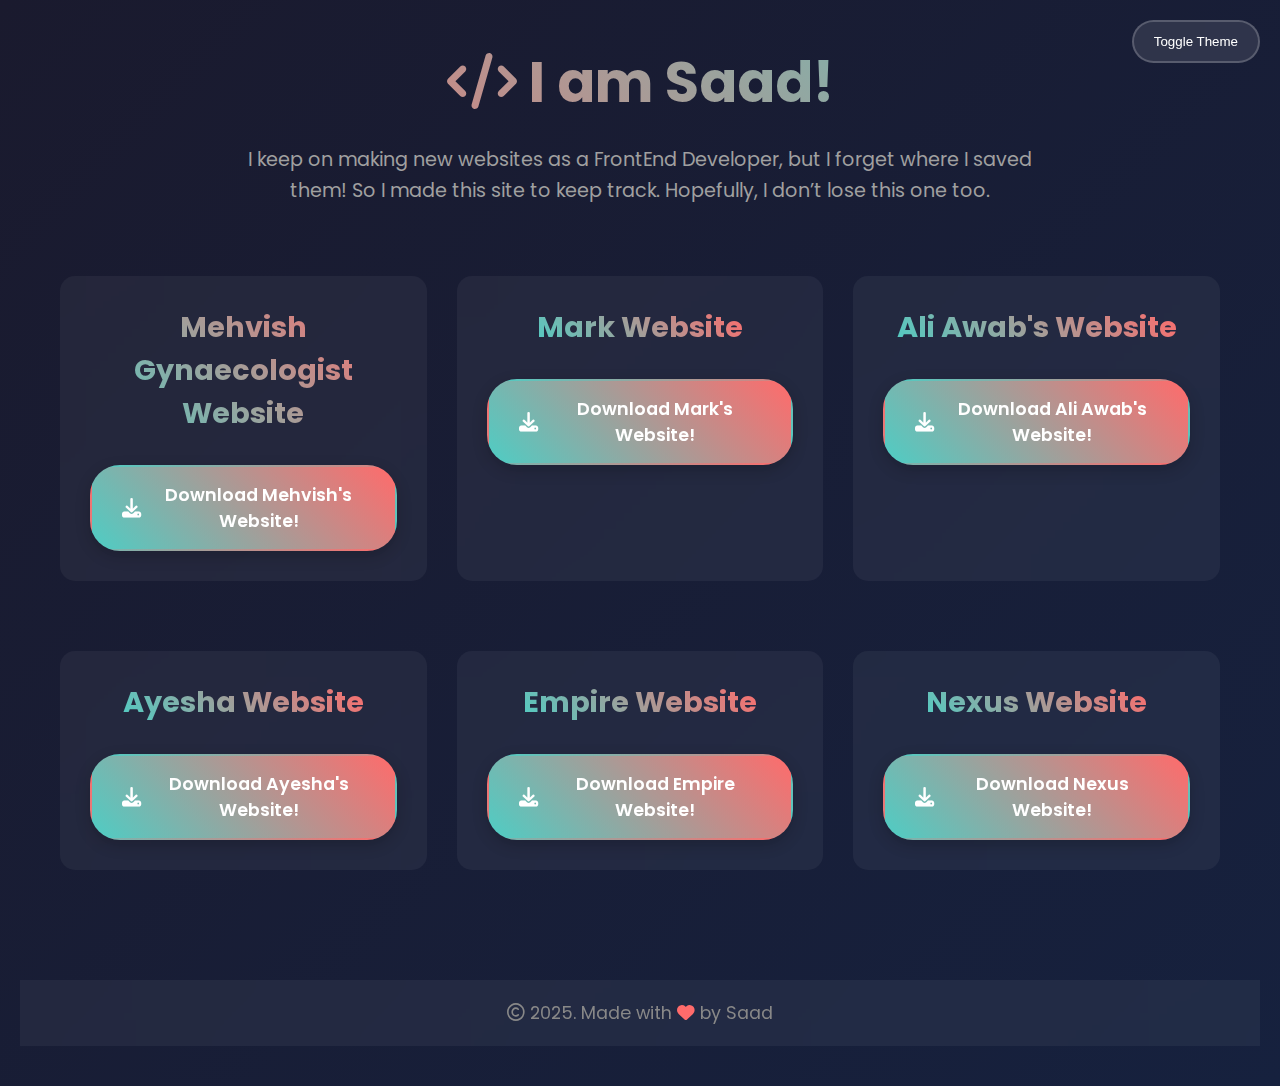
<file: index.html>
<!DOCTYPE html>
<html lang="en">
  <head>
    <meta charset="UTF-8" />
    <meta name="viewport" content="width=device-width, initial-scale=1.0" />
    <title>All Sites Data - Saad Hassan</title>
    <link rel="stylesheet" href="styles.css" />
    <link rel="stylesheet" href="https://cdnjs.cloudflare.com/ajax/libs/font-awesome/6.4.0/css/all.min.css" />
    <link href="https://fonts.googleapis.com/css2?family=Poppins:wght@400;600;700&display=swap" rel="stylesheet">
  </head>
  <body>
    <button class="toggleThemeBtn" onclick="toggleTheme()">Toggle Theme</button>

    <h1><i class="fas fa-code"></i> I am Saad!</h1>
    <p class="intro">
      I keep on making new websites as a FrontEnd Developer, but I forget where I
      saved them! So I made this site to keep track. Hopefully, I don’t lose this
      one too.
    </p>

    <!-- Website Blocks -->
    <div class="container">
      <div class="siteBlock">
        <h2><a href="https://www.gynaetelecare.com">Mehvish Gynaecologist Website</a></h2>
        <a href="Mehvish.zip" download class="downloadBtn" title="Download Mehvish Website">
          <i class="fas fa-download"></i> Download Mehvish's Website!
        </a>
      </div>

      <div class="siteBlock">
        <h2><a href="https://markresume.vercel.app">Mark Website</a></h2>
        <a href="Mark.zip" download class="downloadBtn" title="Download Mark Website">
          <i class="fas fa-download"></i> Download Mark's Website!
        </a>
      </div>

      <div class="siteBlock">
        <h2><a href="https://aliawab.vercel.app">Ali Awab's Website</a></h2>
        <a href="Ali-Awab.zip" download class="downloadBtn" title="Download Ali Awab Website">
          <i class="fas fa-download"></i> Download Ali Awab's Website!
        </a>
      </div>

      <div class="siteBlock">
        <h2><a href="https://soft42111.github.io/ayesha/">Ayesha Website</a></h2>
        <a href="Ayesha.zip" download class="downloadBtn" title="Download Ayesha Website">
          <i class="fas fa-download"></i> Download Ayesha's Website!
        </a>
      </div>

      <div class="siteBlock">
        <h2><a href="https://empireresume.vercel.app/">Empire Website</a></h2>
        <a href="Empire.zip" download class="downloadBtn" title="Download Empire Website">
          <i class="fas fa-download"></i> Download Empire Website!
        </a>
      </div>

      <div class="siteBlock">
        <h2><a href="https://mktingnexus.com" target="_blank">Nexus Website</a></h2>
        <a href="nexus-from-scratch-main (1).zip" download class="downloadBtn" title="Download Nexus Website">
          <i class="fas fa-download"></i> Download Nexus Website!
        </a>
      </div>
    </div>
    <footer>
      <p><i class="far fa-copyright"></i> 2025. Made with <i class="fas fa-heart"></i> by Saad</p>
    </footer>

    <script>
      function toggleTheme() {
        document.body.classList.toggle("light-theme");
      }
    </script>
  </body>
</html>
</file>
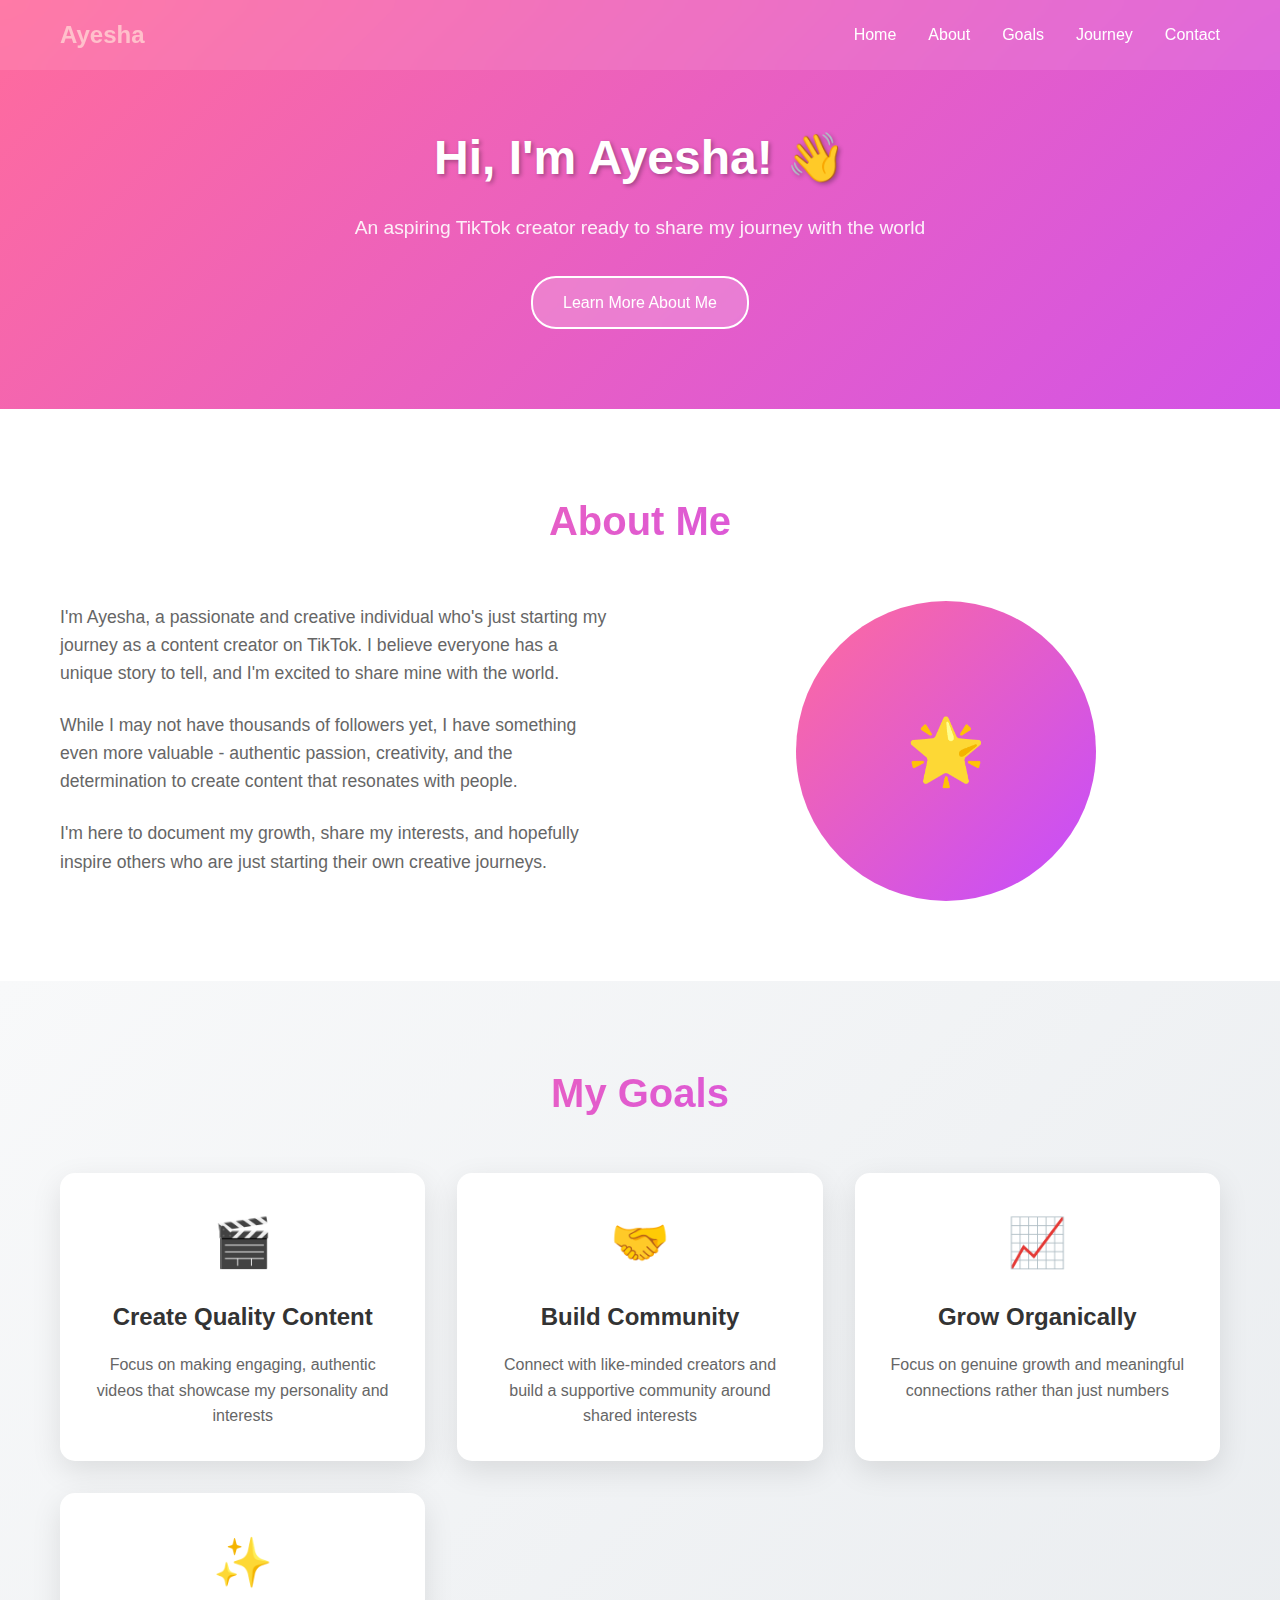
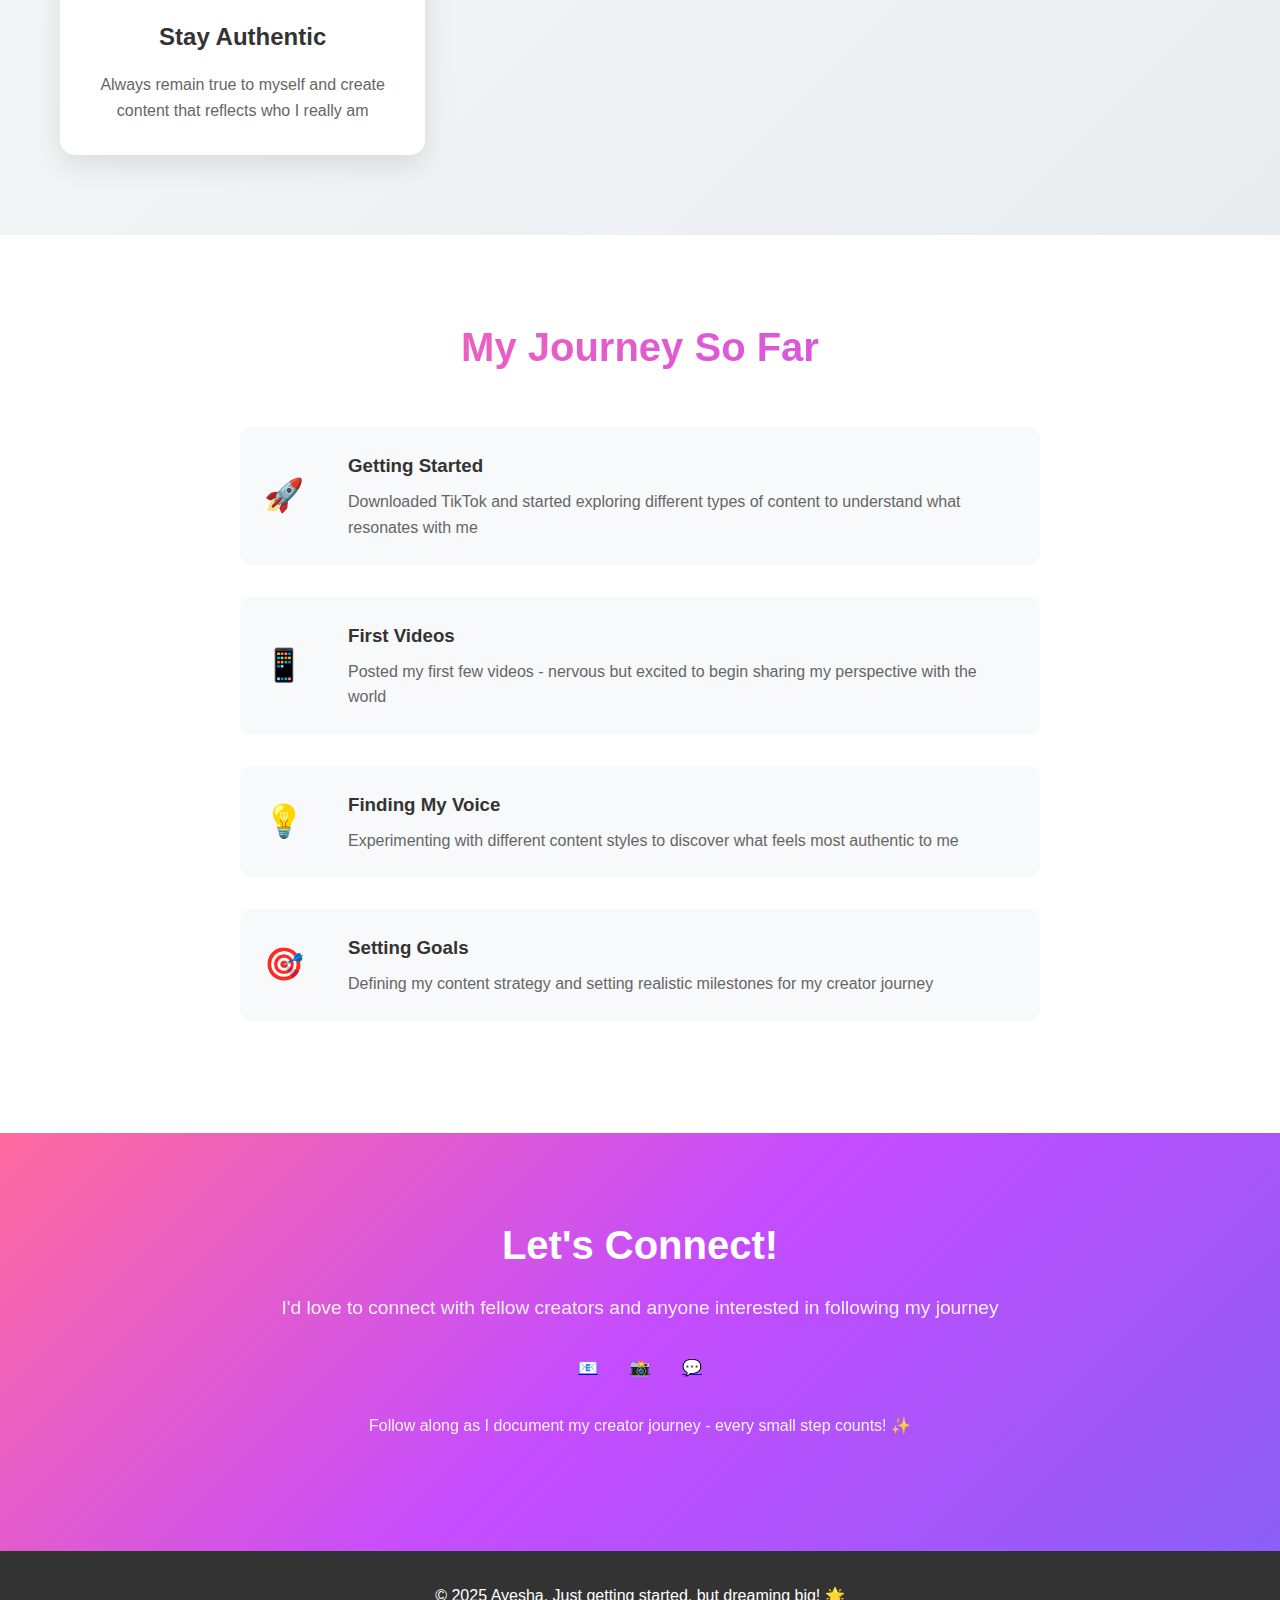
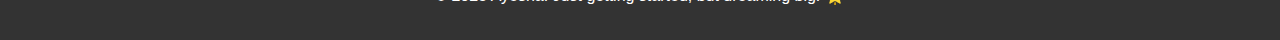
<file: Ayesha's Website/header.html>
<!DOCTYPE html>
<html lang="en">
<head>
    <meta charset="UTF-8">
    <meta name="viewport" content="width=device-width, initial-scale=1.0">
    <title>Ayesha - Aspiring TikTok Creator</title>
    <meta name="description" content="Follow Ayesha's journey as an aspiring TikTok content creator" />
    <meta name="author" content="Ayesha" />

    <style>
        * {
            margin: 0;
            padding: 0;
            box-sizing: border-box;
        }

        body {
            font-family: 'Arial', sans-serif;
            line-height: 1.6;
            color: #333;
            background: linear-gradient(135deg, #ff6b9d, #c44cff, #8b5ff5);
            min-height: 100vh;
        }

        .container {
            max-width: 1200px;
            margin: 0 auto;
            padding: 0 20px;
        }

        /* Header */
        .header {
            background: rgba(255, 255, 255, 0.1);
            text-align: center;
            backdrop-filter: blur(10px);
            padding: 1rem 0;
            position: fixed;
            width: 100%;
            top: 0;
            z-index: 1000;
        }

        .nav {
            display: flex;
            justify-content: space-between;
            align-items: center;
        }

        .logo {
            font-size: 1.5rem;
            font-weight: bold;
            color: white;
        }

        .nav-links {
            display: flex;
            list-style: none;
            gap: 2rem;
        }

        .nav-links a {
            color: white;
            text-decoration: none;
            transition: color 0.3s;
        }

        .nav-links a:hover {
            color: #ffeb3b;
        }

        /* Hero Section */
        .hero {
            padding: 120px 0 80px;
            text-align: center;
            color: white;
        }

        .hero h1 {
            font-size: 3rem;
            margin-bottom: 1rem;
            text-shadow: 2px 2px 4px rgba(0,0,0,0.3);
        }

        .hero p {
            font-size: 1.2rem;
            margin-bottom: 2rem;
            opacity: 0.9;
        }

        .cta-button {
            display: inline-block;
            padding: 12px 30px;
            background: rgba(255, 255, 255, 0.2);
            color: white;
            text-decoration: none;
            border-radius: 25px;
            border: 2px solid white;
            transition: all 0.3s;
            backdrop-filter: blur(10px);
        }

        .cta-button:hover {
            background: white;
            color: #ff6b9d;
            transform: translateY(-2px);
        }

        /* About Section */
        .about {
            background: white;
            padding: 80px 0;
        }

        .about h2 {
            text-align: center;
            font-size: 2.5rem;
            margin-bottom: 3rem;
            background: linear-gradient(135deg, #ff6b9d, #c44cff);
            -webkit-background-clip: text;
            -webkit-text-fill-color: transparent;
            background-clip: text;
        }

        .about-content {
            display: grid;
            grid-template-columns: 1fr 1fr;
            gap: 4rem;
            align-items: center;
        }

        .about-text {
            font-size: 1.1rem;
            color: #666;
        }

        .about-text p {
            margin-bottom: 1.5rem;
        }

        .about-image {
            text-align: center;
        }

        .profile-img {
            width: 300px;
            height: 300px;
            border-radius: 50%;
            background: linear-gradient(135deg, #ff6b9d, #c44cff);
            display: flex;
            align-items: center;
            justify-content: center;
            font-size: 4rem;
            color: white;
            margin: 0 auto;
        }

        /* Goals Section */
        .goals {
            background: linear-gradient(135deg, #f8f9fa, #e9ecef);
            padding: 80px 0;
        }

        .goals h2 {
            text-align: center;
            font-size: 2.5rem;
            margin-bottom: 3rem;
            background: linear-gradient(135deg, #ff6b9d, #c44cff);
            -webkit-background-clip: text;
            -webkit-text-fill-color: transparent;
            background-clip: text;
        }

        .goals-grid {
            display: grid;
            grid-template-columns: repeat(auto-fit, minmax(300px, 1fr));
            gap: 2rem;
        }

        .goal-card {
            background: white;
            padding: 2rem;
            border-radius: 15px;
            box-shadow: 0 10px 30px rgba(0,0,0,0.1);
            text-align: center;
            transition: transform 0.3s;
        }

        .goal-card:hover {
            transform: translateY(-5px);
        }

        .goal-icon {
            font-size: 3rem;
            margin-bottom: 1rem;
        }

        .goal-card h3 {
            font-size: 1.5rem;
            margin-bottom: 1rem;
            color: #333;
        }

        .goal-card p {
            color: #666;
        }

        /* Journey Section */
        .journey {
            background: white;
            padding: 80px 0;
        }

        .journey h2 {
            text-align: center;
            font-size: 2.5rem;
            margin-bottom: 3rem;
            background: linear-gradient(135deg, #ff6b9d, #c44cff);
            -webkit-background-clip: text;
            -webkit-text-fill-color: transparent;
            background-clip: text;
        }

        .timeline {
            max-width: 800px;
            margin: 0 auto;
        }

        .timeline-item {
            display: flex;
            align-items: center;
            margin-bottom: 2rem;
            padding: 1.5rem;
            background: #f8f9fa;
            border-radius: 10px;
        }

        .timeline-icon {
            font-size: 2rem;
            margin-right: 1.5rem;
            min-width: 60px;
        }

        .timeline-content h3 {
            color: #333;
            margin-bottom: 0.5rem;
        }

        .timeline-content p {
            color: #666;
        }

        /* Contact Section */
        .contact {
            background: linear-gradient(135deg, #ff6b9d, #c44cff, #8b5ff5);
            padding: 80px 0;
            color: white;
            text-align: center;
        }

        .contact h2 {
            font-size: 2.5rem;
            margin-bottom: 1rem;
        }

        .contact p {
            font-size: 1.2rem;
            margin-bottom: 2rem;
            opacity: 0.9;
        }

        .social-links {
            display: flex;
            justify-content: center;
            gap: 2rem;
            margin-top: 2rem;
        }

        .social-link {
            color: white;
            font-size: 1.5rem;
            text-decoration: none;
            padding: 15px;
            background: rgba(255, 255, 255, 0.1);
            border-radius: 50%;
            transition: all 0.3s;
            backdrop-filter: blur(10px);
        }

        .social-link:hover {
            background: rgba(255, 255, 255, 0.2);
            transform: translateY(-3px);
        }

        /* Footer */
        .footer {
            background: #333;
            color: white;
            text-align: center;
            padding: 2rem 0;
        }

        /* Responsive Design */
        @media (max-width: 768px) {
            .nav-links {
                display: none;
            }

            .hero h1 {
                font-size: 2rem;
            }

            .about-content {
                grid-template-columns: 1fr;
                text-align: center;
            }

            .goals-grid {
                grid-template-columns: 1fr;
            }

            .social-links {
                flex-wrap: wrap;
            }
        }
    </style>
</head>

<body>
    <!-- Header -->
    <header class="header">
        <nav class="nav container">
            <div class="logo"><p style="color: pink;">Ayesha</p>

            </div>
            <ul class="nav-links">
                <li><a href="#home">Home</a></li>
                <li><a href="#about">About</a></li>
                <li><a href="#goals">Goals</a></li>
                <li><a href="#journey">Journey</a></li>
                <li><a href="#contact">Contact</a></li>
            </ul>
        </nav>
    </header>

    <!-- Hero Section -->
    <section id="home" class="hero">
        <div class="container">
            <h1>Hi, I'm Ayesha! 👋</h1>
            <p>An aspiring TikTok creator ready to share my journey with the world</p>
            <a href="#about" class="cta-button">Learn More About Me</a>
        </div>
    </section>

    <!-- About Section -->
    <section id="about" class="about">
        <div class="container">
            <h2>About Me</h2>
            <div class="about-content">
                <div class="about-text">
                    <p>
                        I'm Ayesha, a passionate and creative individual who's just starting my journey 
                        as a content creator on TikTok. I believe everyone has a unique story to tell, 
                        and I'm excited to share mine with the world.
                    </p>
                    <p>
                        While I may not have thousands of followers yet, I have something even more 
                        valuable - authentic passion, creativity, and the determination to create 
                        content that resonates with people.
                    </p>
                    <p>
                        I'm here to document my growth, share my interests, and hopefully inspire 
                        others who are just starting their own creative journeys.
                    </p>
                </div>
                <div class="about-image">
                    <div class="profile-img">
                        🌟
                    </div>
                </div>
            </div>
        </div>
    </section>

    <!-- Goals Section -->
    <section id="goals" class="goals">
        <div class="container">
            <h2>My Goals</h2>
            <div class="goals-grid">
                <div class="goal-card">
                    <div class="goal-icon">🎬</div>
                    <h3>Create Quality Content</h3>
                    <p>Focus on making engaging, authentic videos that showcase my personality and interests</p>
                </div>
                <div class="goal-card">
                    <div class="goal-icon">🤝</div>
                    <h3>Build Community</h3>
                    <p>Connect with like-minded creators and build a supportive community around shared interests</p>
                </div>
                <div class="goal-card">
                    <div class="goal-icon">📈</div>
                    <h3>Grow Organically</h3>
                    <p>Focus on genuine growth and meaningful connections rather than just numbers</p>
                </div>
                <div class="goal-card">
                    <div class="goal-icon">✨</div>
                    <h3>Stay Authentic</h3>
                    <p>Always remain true to myself and create content that reflects who I really am</p>
                </div>
            </div>
        </div>
    </section>

    <!-- Journey Section -->
    <section id="journey" class="journey">
        <div class="container">
            <h2>My Journey So Far</h2>
            <div class="timeline">
                <div class="timeline-item">
                    <div class="timeline-icon">🚀</div>
                    <div class="timeline-content">
                        <h3>Getting Started</h3>
                        <p>Downloaded TikTok and started exploring different types of content to understand what resonates with me</p>
                    </div>
                </div>
                <div class="timeline-item">
                    <div class="timeline-icon">📱</div>
                    <div class="timeline-content">
                        <h3>First Videos</h3>
                        <p>Posted my first few videos - nervous but excited to begin sharing my perspective with the world</p>
                    </div>
                </div>
                <div class="timeline-item">
                    <div class="timeline-icon">💡</div>
                    <div class="timeline-content">
                        <h3>Finding My Voice</h3>
                        <p>Experimenting with different content styles to discover what feels most authentic to me</p>
                    </div>
                </div>
                <div class="timeline-item">
                    <div class="timeline-icon">🎯</div>
                    <div class="timeline-content">
                        <h3>Setting Goals</h3>
                        <p>Defining my content strategy and setting realistic milestones for my creator journey</p>
                    </div>
                </div>
            </div>
        </div>
    </section>

    <!-- Contact Section -->
    <section id="contact" class="contact">
        <div class="container">
            <h2>Let's Connect!</h2>
            <p>I'd love to connect with fellow creators and anyone interested in following my journey</p>
            <div class="social-links">
                
                <a href="mailto:ayesha9870@gmail.com" class="" target="_blank">📧</a>
                <a href="https://www.instagram.com/ayeshaibnbasit?utm_source=qr&igsh=b3Ixd3dzcWg2YWlk" class="" target="_blank">📸</a>
                <a href="https://wa.me/923491174676" class="" target="_blank">💬</a>
            </div>
            <p style="margin-top: 2rem; font-size: 1rem;">
                Follow along as I document my creator journey - every small step counts! ✨
            </p>
        </div>
    </section>

    <!-- Footer -->
    <footer class="footer">
        <div class="container">
            <p>&copy; 2025 Ayesha. Just getting started, but dreaming big! 🌟</p>

            <link rel="shortcut icon" href="/favicon.jpg" type="favicon.jpg">
        </div>
    </footer>
</body>
</html>
</file>
<file: styles.css>
/* Base Reset */
* {
    margin: 0;
    padding: 0;
    box-sizing: border-box;
  }
  
  /* Typography and Base Styles */
  body {
    background: linear-gradient(135deg, #1a1a2e 0%, #16213e 100%);
    font-family: 'Poppins', sans-serif;
    color: white;
    padding: 40px 20px;
    min-height: 100vh;
    transition: all 0.5s ease;
  }

  .container {
    max-width: 1200px;
    margin: 0 auto;
    display: grid;
    grid-template-columns: repeat(auto-fit, minmax(300px, 1fr));
    gap: 30px;
    padding: 20px;
  }
  
  h1 {
    text-align: center;
    margin-bottom: 20px;
    font-size: 3.5rem;
    background: linear-gradient(45deg, #ff6b6b, #4ecdc4);
    -webkit-background-clip: text;
    background-clip: text;
    color: transparent;
    animation: glow 2s ease-in-out infinite alternate;
  }
  
  @keyframes glow {
    from {
      text-shadow: 0 0 10px rgba(255, 107, 107, 0.5);
    }
    to {
      text-shadow: 0 0 20px rgba(78, 205, 196, 0.8);
    }
  }
  
  .intro {
    text-align: center;
    max-width: 800px;
    margin: 0 auto 50px auto;
    font-size: 1.2rem;
    line-height: 1.6;
    color: #a0a0a0;
  }
  
  /* Toggle Theme Button */
  .toggleThemeBtn {
    position: fixed;
    top: 20px;
    right: 20px;
    background: rgba(255, 255, 255, 0.1);
    color: white;
    border: 2px solid rgba(255, 255, 255, 0.2);
    padding: 12px 20px;
    border-radius: 30px;
    cursor: pointer;
    z-index: 999;
    backdrop-filter: blur(5px);
    transition: all 0.3s ease;
  }
  .toggleThemeBtn:hover {
    background: rgba(255, 255, 255, 0.2);
    transform: translateY(-2px);
    box-shadow: 0 5px 15px rgba(0, 0, 0, 0.2);
  }
  
  /* Website Section */
  .siteBlock {
    text-align: center;
    margin-bottom: 40px;
    padding: 30px;
    background: rgba(255, 255, 255, 0.05);
    border-radius: 15px;
    backdrop-filter: blur(10px);
    transform: translateY(0);
    transition: all 0.3s ease;
  }

  .siteBlock:hover {
    transform: translateY(-5px);
    box-shadow: 0 10px 20px rgba(0, 0, 0, 0.2);
    background: rgba(255, 255, 255, 0.1);
  }

  .siteBlock h2 a {
    color: #ffffff;
    text-decoration: none;
    font-size: 1.8rem;
    display: inline-block;
    margin-bottom: 15px;
    background: linear-gradient(45deg, #4ecdc4, #ff6b6b);
    -webkit-background-clip: text;
    background-clip: text;
    color: transparent;
  }
  .siteBlock h2 a:hover {
    transform: scale(1.05);
    transition: transform 0.3s ease;
  }
  
  /* Download Button Style */
  .downloadBtn {
    display: inline-flex;
    align-items: center;
    justify-content: center;
    gap: 12px;
    margin-top: 15px;
    padding: 15px 30px;
    background: linear-gradient(45deg, #4ecdc4, #ff6b6b);
    color: white;
    text-decoration: none;
    font-weight: 600;
    font-size: 1.1rem;
    border-radius: 30px;
    box-shadow: 0 5px 15px rgba(0, 0, 0, 0.2);
    transition: all 0.3s ease-in-out;
    cursor: pointer;
    border: 2px solid transparent;
  }
  
  .downloadBtn i {
    font-size: 1.2rem;
  }
  
  .downloadBtn:hover {
    transform: translateY(-2px);
    box-shadow: 0 8px 25px rgba(78, 205, 196, 0.4);
    border: 2px solid rgba(255, 255, 255, 0.2);
  }
  
  /* Tooltip (using title) */
  .downloadBtn[title] {
    position: relative;
  }
  .downloadBtn[title]:hover::after {
    content: attr(title);
    position: absolute;
    bottom: 130%;
    background: black;
    color: white;
    padding: 5px 10px;
    border-radius: 5px;
    white-space: nowrap;
    font-size: 0.8rem;
    opacity: 0.85;
  }
  
  /* Light Theme Styles */
  body.light-theme {
    background-color: #f3f3f3;
    color: #111;
  }
  
  body.light-theme .siteBlock h2 a {
    color: #111;
  }
  body.light-theme .downloadBtn {
    background-color: #48a847;
    color: white;
  }
  body.light-theme .downloadBtn:hover {
    background-color: #7a1685;
    color: #fff;
  }
  
  /* Footer */
  footer {
    text-align: center;
    margin-top: 50px;
    padding: 20px;
    color: #888;
    background: rgba(255, 255, 255, 0.05);
    backdrop-filter: blur(10px);
  }

  footer p {
    font-size: 1.1rem;
  }

  footer .fa-heart {
    color: #ff6b6b;
    animation: heartbeat 1.5s ease infinite;
  }

  @keyframes heartbeat {
    0% { transform: scale(1); }
    50% { transform: scale(1.2); }
    100% { transform: scale(1); }
  }
  
  /* Light theme footer color */
  body.light-theme footer {
    color: black;
  }
  
  
  
  
  /* Responsive Design */
  @media (max-width: 600px) {
    .downloadBtn {
      width: 90%;
      font-size: 0.9rem;
      padding: 12px 20px;
    }
  
    .intro {
      font-size: 0.9rem;
      padding: 0 10px;
    }
  }
</file>
